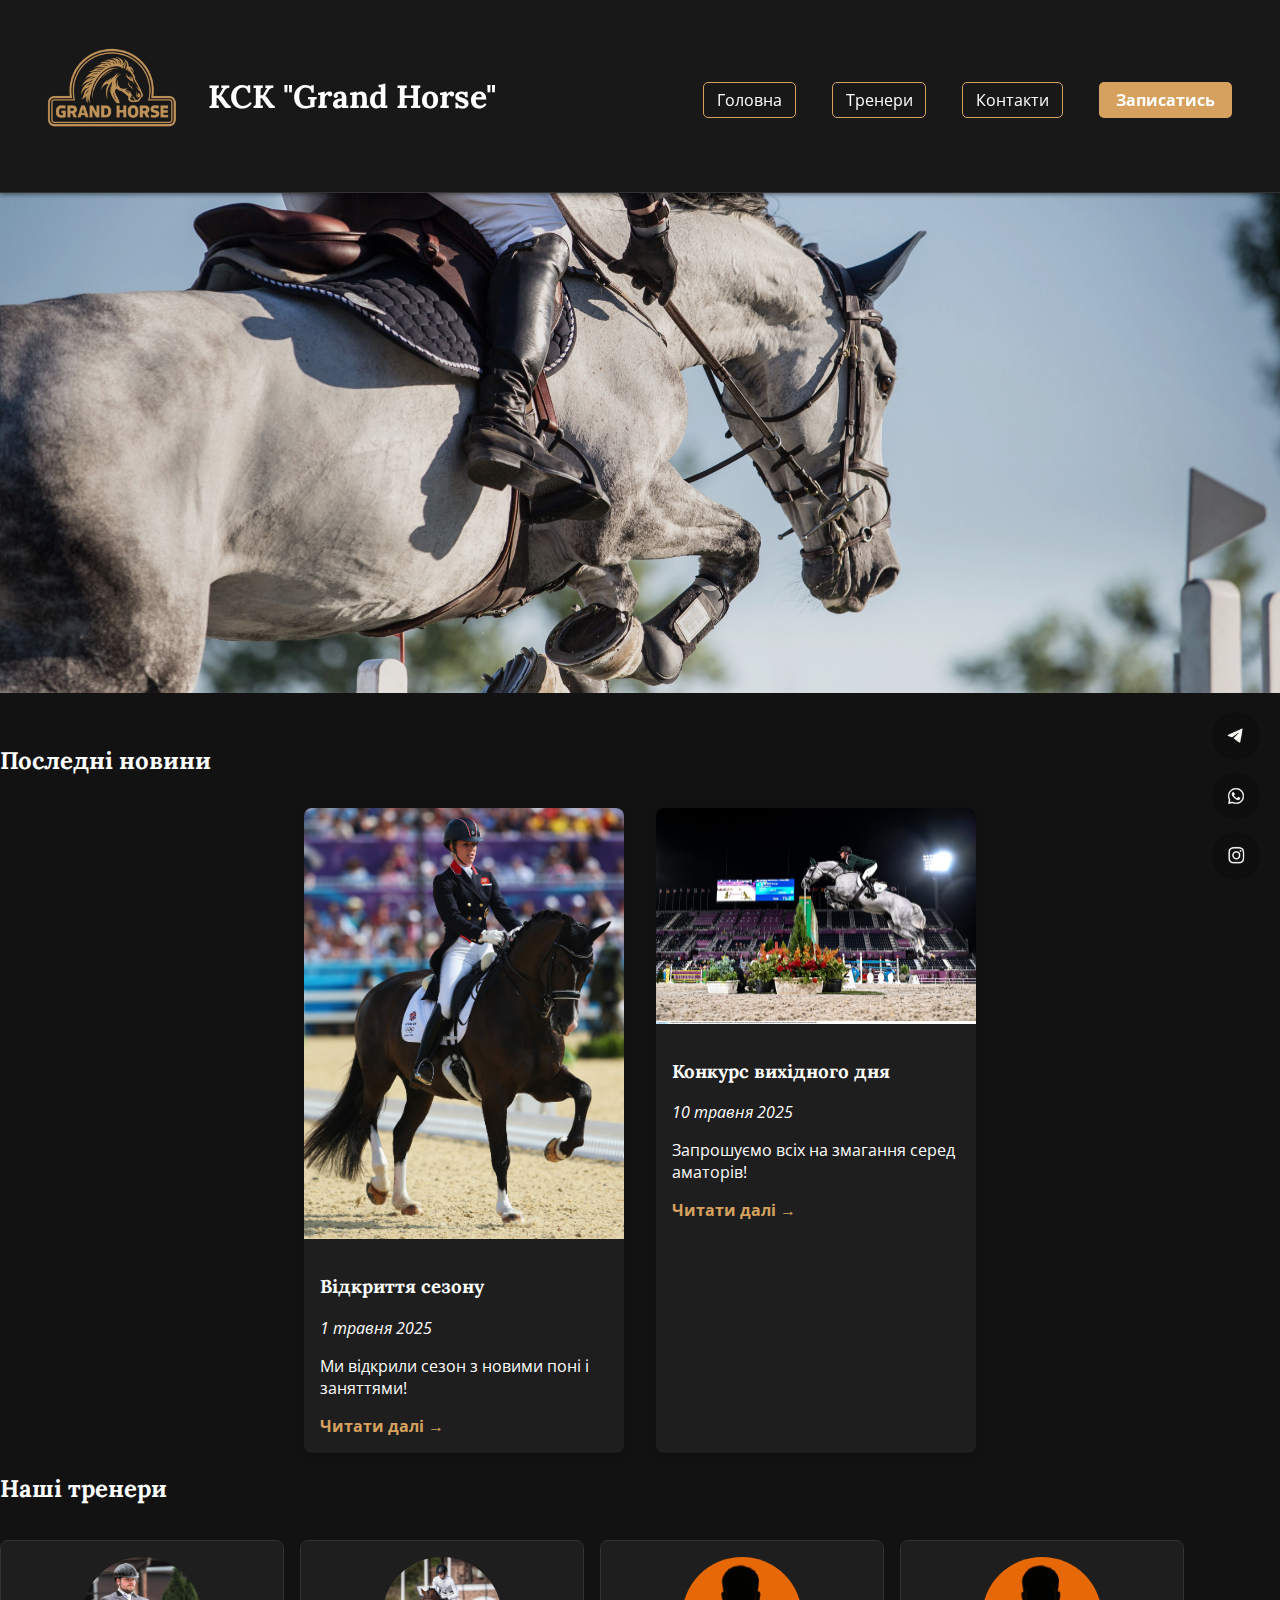
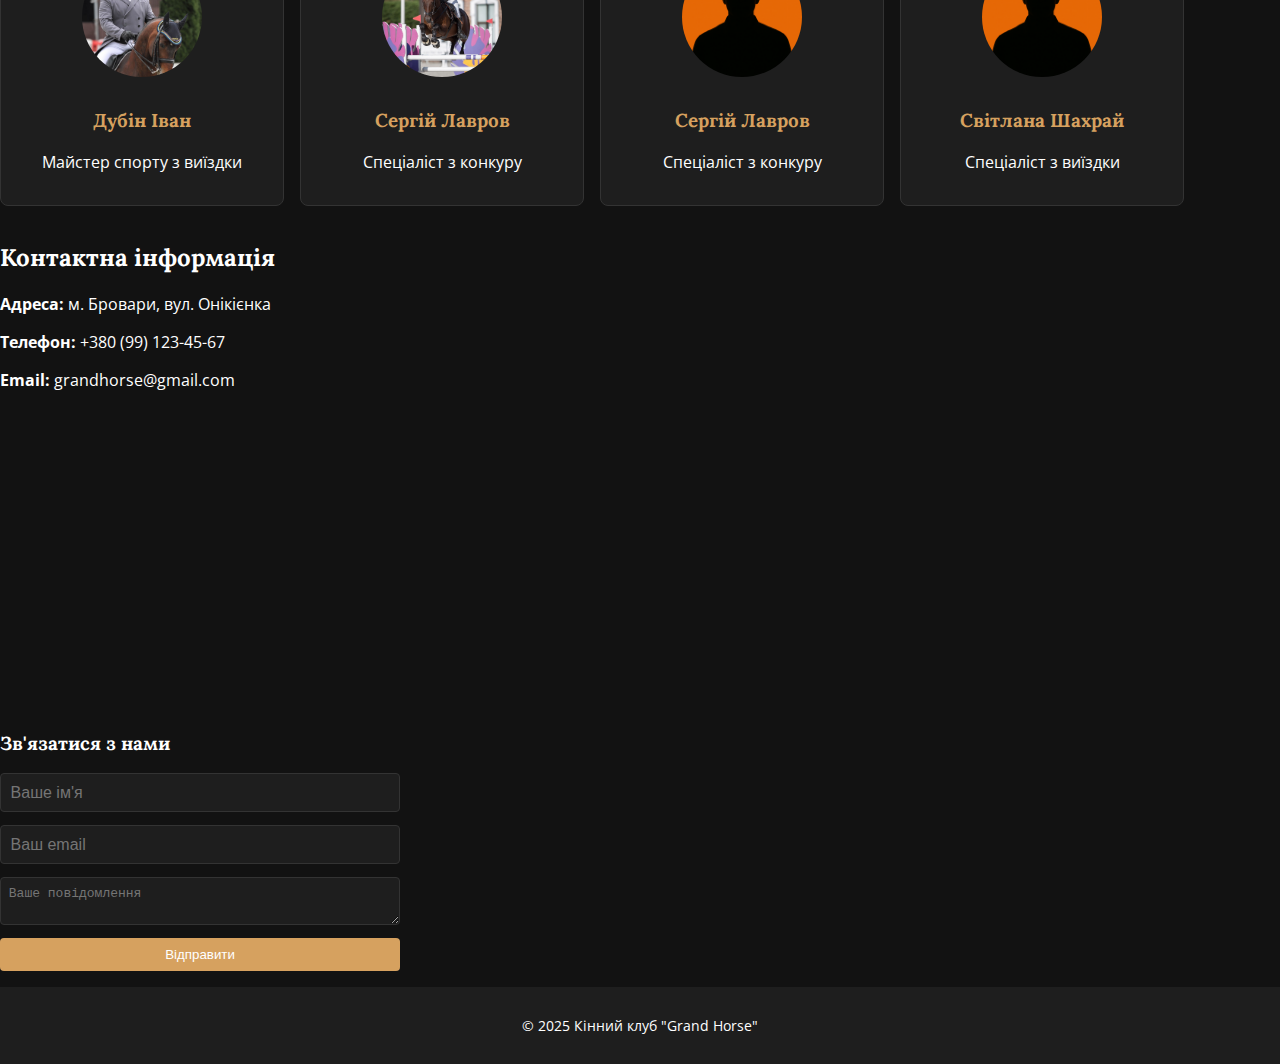
<file: index.html>
<!DOCTYPE html>
<html lang="ru">
<head>
  <meta charset="UTF-8" />
  <meta name="viewport" content="width=device-width, initial-scale=1.0" />
  <title>Кінний клуб "Grand Horse"</title>
  <link href="https://fonts.googleapis.com/css2?family=Lora&family=Open+Sans&display=swap" rel="stylesheet">
  <link rel="stylesheet" href="styles.css" />
</head>
<body>
  <header>
    <div class="header-left">
      <img src="images/logo.png" alt="Логотип" class="logo">
      <h1>КСК "Grand Horse"</h1>
    </div>
    <div class="header-right">
      <nav>
        <a href="index.html">Головна</a>
        <div class="dropdown">
          <a href="trainers.html" class="dropdown-toggle">Тренери</a>
          <div class="dropdown-menu">
            <a href="dressage.html">Виїздка</a>
            <a href="jumping.html">Конкур</a>
          </div>
        </div>
        <a href="#contact-section">Контакти</a>
        <a href="signup.html" class="btn-signup">Записатись</a>
      </nav>
      
    </div>
  </header>

  <section id="slider">
    <div class="slider-track">
      <img src="images/club1.jpg" alt="Клуб 1" />
      <img src="images/club2.jpg" alt="Клуб 2" />
      <img src="images/club3.jpg" alt="Клуб 3" />
      <!-- Повтор картинок для плавности -->
      <img src="images/club1.jpg" alt="Клуб 1" />
      <img src="images/club2.jpg" alt="Клуб 2" />
      <img src="images/club3.jpg" alt="Клуб 3" />
    </div>
  </section>
   

  <main>
    <!-- Новости -->
    <section>
      <h2>Последні новини</h2>
      <div id="news-section"></div>
    </section>

    <!-- Тренеры -->
    <section id="trainers-section">
      <h2>Наші тренери</h2>
      <div id="trainers-list"></div>
    </section>

    <!-- Контакты -->
    <section id="contact-section">
      <h2>Контактна інформація</h2>
      <div class="contact-info">
        <p><strong>Адреса:</strong> м. Бровари, вул. Онікієнка</p>
        <p><strong>Телефон:</strong> +380 (99) 123-45-67</p>
        <p><strong>Email:</strong> grandhorse@gmail.com</p>
      </div>
      <div class="map-container">
        <iframe
          src="https://www.google.com/maps?q=50.522952287505376,30.84826078718676&hl=ru&z=15&output=embed"
          width="100%"
          height="300"
          style="border:0; border-radius: 8px;"
          allowfullscreen=""
          loading="lazy"
          referrerpolicy="no-referrer-when-downgrade">
        </iframe>
      </div>
      <h3>Зв'язатися з нами</h3>
      <form id="contact-form">
        <input type="text" name="name" placeholder="Ваше ім'я" required />
        <input type="email" name="email" placeholder="Ваш email" required />
        <textarea name="message" placeholder="Ваше повідомлення" required></textarea>
        <button type="submit">Відправити</button>
      </form>
    </section>
  </main>

  <footer>
    <p>&copy; 2025 Кінний клуб "Grand Horse"</p>
  </footer>

  <!-- Соцсети -->
  <div class="social-floating">
    <a href="https://t.me/твой_ник" target="_blank" class="social" title="Telegram">
      <img src="images/telegram.png" alt="Telegram">
    </a>
    <a href="viber://chat?number=%2B1234567890" class="social" title="Viber">
      <img src="images/viber.png" alt="Viber">
    </a>
    <a href="https://instagram.com/твой_ник" target="_blank" class="social" title="Instagram">
      <img src="images/instagram.png" alt="Instagram">
    </a>
  </div>

  <script src="script.js"></script>
</body>
</html>
</file>
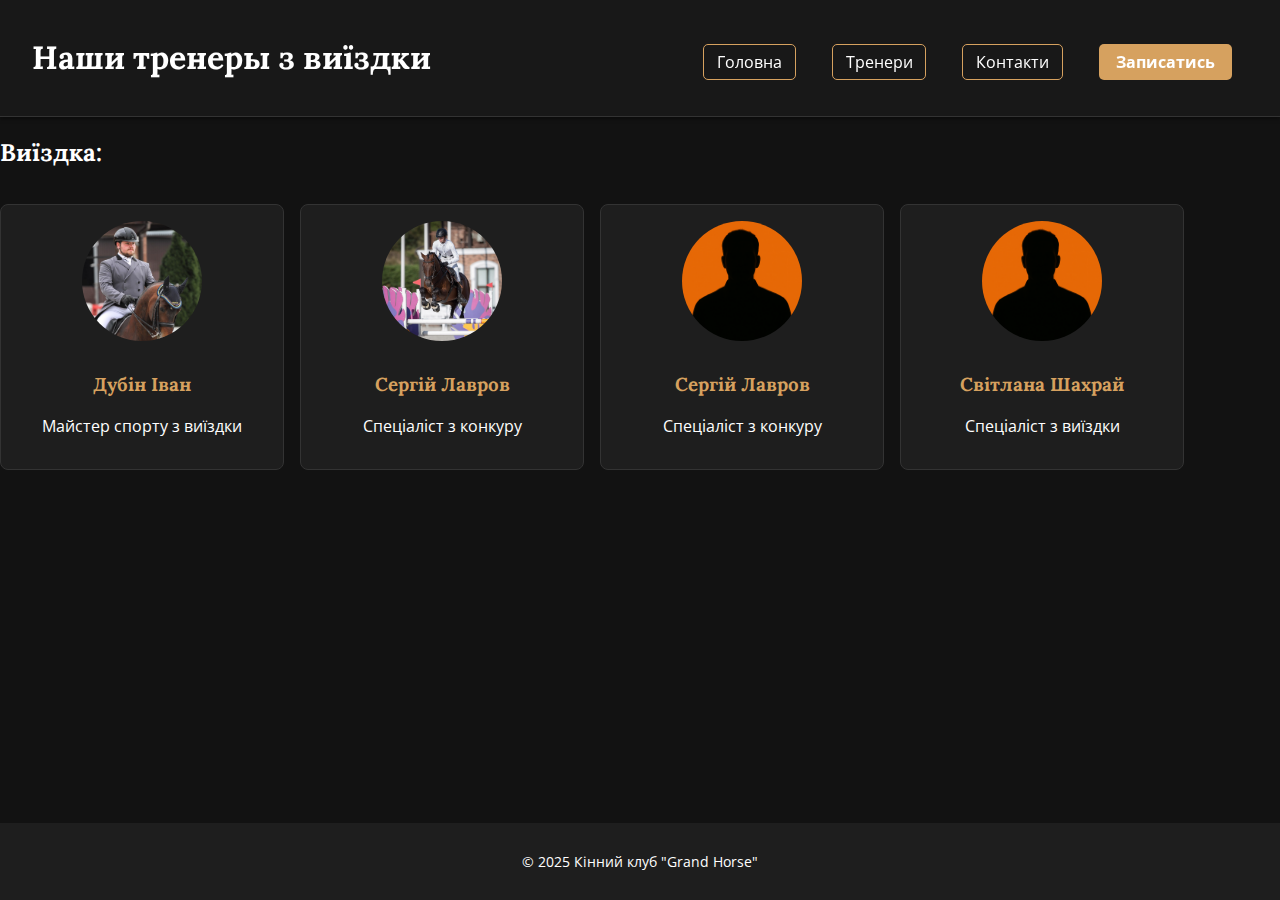
<file: dressage.html>
<!DOCTYPE html>
<html lang="ru">
<head>
  <meta charset="UTF-8" />
  <meta name="viewport" content="width=device-width, initial-scale=1.0" />
  <title>Тренеры | Кінний клуб "Grand Horse"</title>
  <link href="https://fonts.googleapis.com/css2?family=Lora&family=Open+Sans&display=swap" rel="stylesheet">
  <link rel="stylesheet" href="styles.css" />
</head>
<body>
  <header>
    <h1>Наши тренеры з виїздки</h1>
    <nav>
      <a href="index.html">Головна</a>
        <div class="dropdown">
          <a href="trainers.html" class="dropdown-toggle">Тренери</a>
          <div class="dropdown-menu">
            <a href="dressage.html">Виїздка</a>
            <a href="jumping.html">Конкур</a>
          </div>
        </div>
        <a href="#contact-section">Контакти</a>
        <a href="signup.html" class="btn-signup">Записатись</a>
    </nav>
  </header>

  <main>
    <section id="trainers-section">
      <h2>Виїздка:</h2>
      <div id="trainers-list"></div>
    </section>
  </main>

  <footer>
    <p>&copy; 2025 Кінний клуб "Grand Horse"</p>
  </footer>

  <script src="script.js"></script>
</body>
</html>
</file>
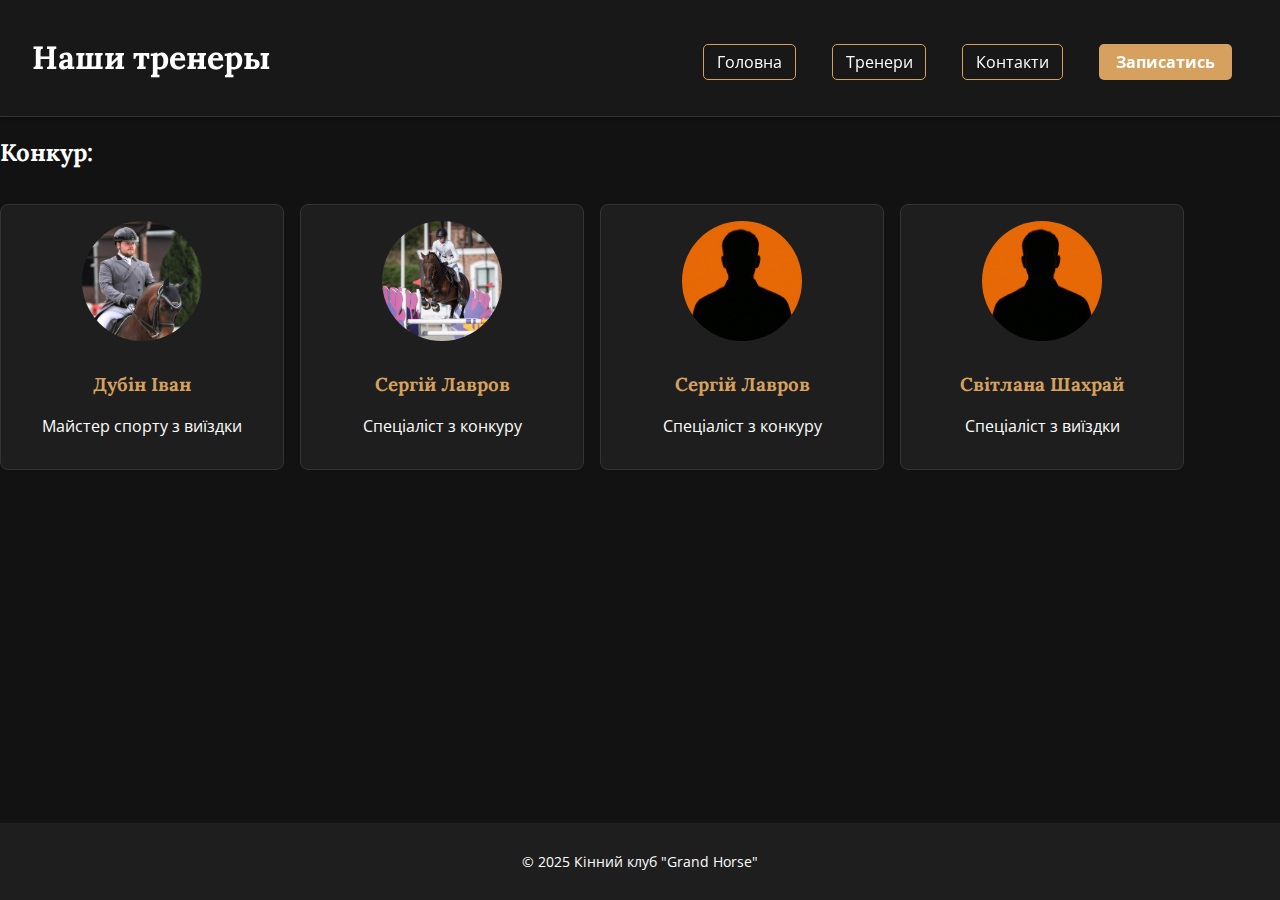
<file: jumping.html>
<!DOCTYPE html>
<html lang="ru">
<head>
  <meta charset="UTF-8" />
  <meta name="viewport" content="width=device-width, initial-scale=1.0" />
  <title>Тренеры | Кінний клуб "Grand Horse"</title>
  <link href="https://fonts.googleapis.com/css2?family=Lora&family=Open+Sans&display=swap" rel="stylesheet">
  <link rel="stylesheet" href="styles.css" />
</head>
<body>
  <header>
    <h1>Наши тренеры</h1>
    <nav>
      <a href="index.html">Головна</a>
        <div class="dropdown">
          <a href="trainers.html" class="dropdown-toggle">Тренери</a>
          <div class="dropdown-menu">
            <a href="dressage.html">Виїздка</a>
            <a href="jumping.html">Конкур</a>
          </div>
        </div>
        <a href="#contact-section">Контакти</a>
        <a href="signup.html" class="btn-signup">Записатись</a>
    </nav>
  </header>

  <main>
    <section id="trainers-section">
      <h2>Конкур:</h2>
      <div id="trainers-list"></div>
    </section>
  </main>

  <footer>
    <p>&copy; 2025 Кінний клуб "Grand Horse"</p>
  </footer>

  <script src="script.js"></script>
</body>
</html>
</file>
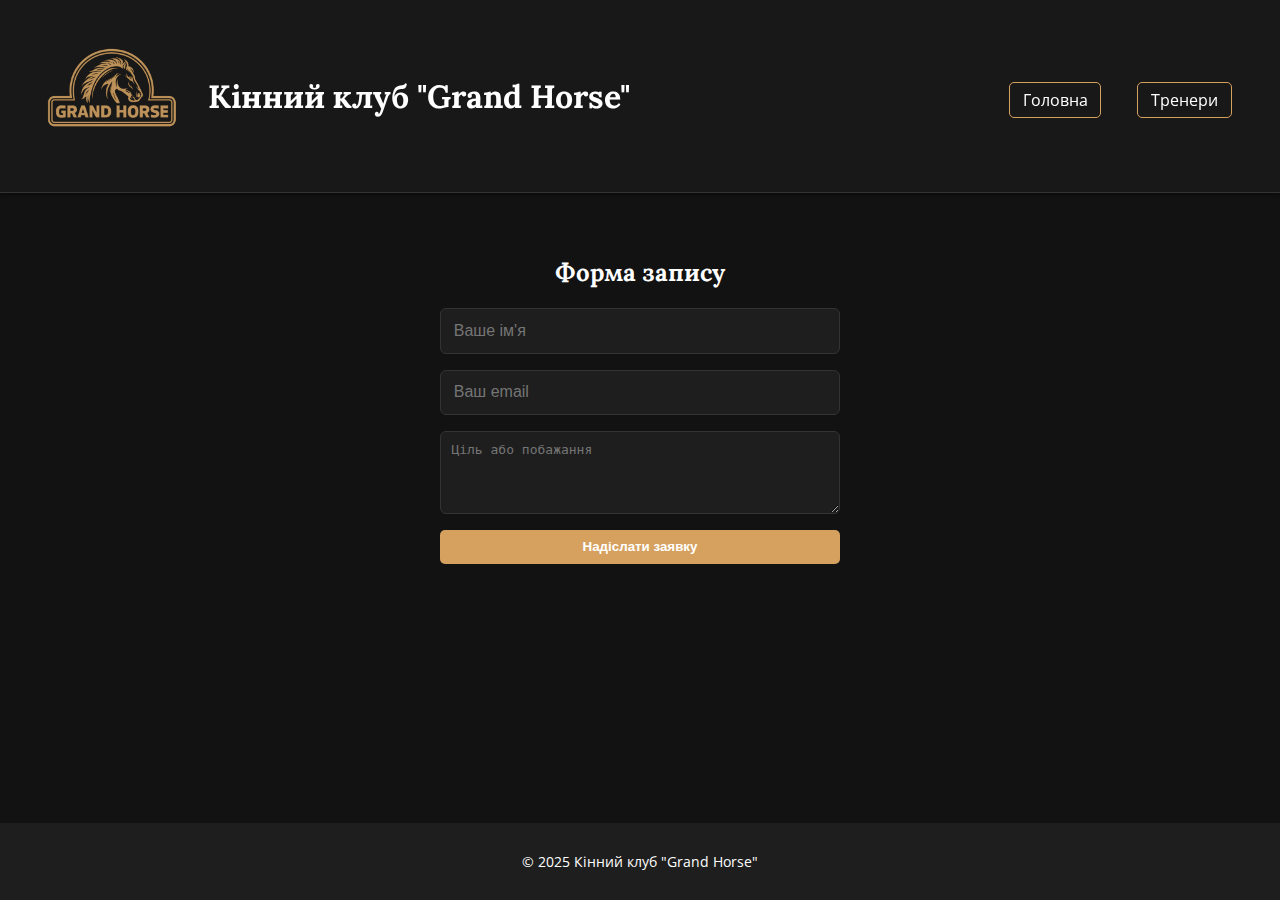
<file: signup.html>
<!DOCTYPE html>
<html lang="ru">
<head>
  <meta charset="UTF-8" />
  <meta name="viewport" content="width=device-width, initial-scale=1.0" />
  <title>Запись | Кінний клуб "Grand Horse"</title>
  <link href="https://fonts.googleapis.com/css2?family=Lora&family=Open+Sans&display=swap" rel="stylesheet">
  <link rel="stylesheet" href="styles.css" />
</head>
<body>
  <header>
    <div class="header-left">
      <img src="images/logo.png" alt="Логотип" class="logo">
      <h1>Кінний клуб "Grand Horse"</h1>
    </div>
    <div class="header-right">
      <nav>
        <a href="index.html">Головна</a>
        <a href="trainers.html">Тренери</a>
      </nav>
    </div>
  </header>

  <main>
    <section id="signup-section">
      <h2>Форма запису</h2>
      <form id="signup-form">
        <input type="text" name="name" placeholder="Ваше ім'я" required />
        <input type="email" name="email" placeholder="Ваш email" required />
        <textarea name="goal" placeholder="Ціль або побажання" rows="4"></textarea>
        <button type="submit">Надіслати заявку</button>
      </form>
    </section>
  </main>

  <footer>
    <p>&copy; 2025 Кінний клуб "Grand Horse"</p>
  </footer>

  <script src="script.js"></script>
</body>
</html>
</file>
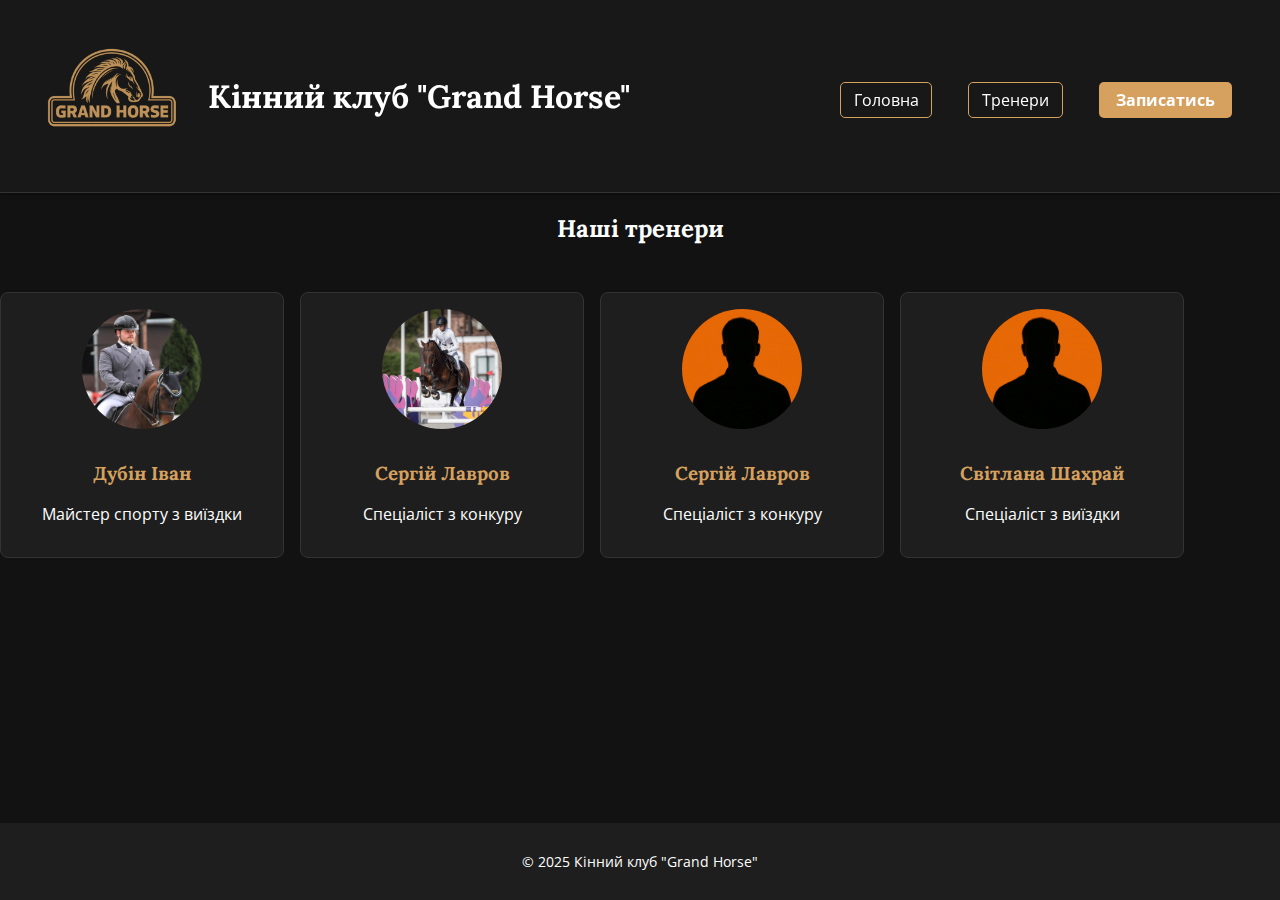
<file: trainers.html>
<!DOCTYPE html>
<html lang="uk">
<head>
  <meta charset="UTF-8" />
  <meta name="viewport" content="width=device-width, initial-scale=1.0" />
  <title>Тренери | Кінний клуб "Grand Horse"</title>
  <link href="https://fonts.googleapis.com/css2?family=Lora&family=Open+Sans&display=swap" rel="stylesheet" />
  <link rel="stylesheet" href="styles.css" />
</head>
<body>
  <header>
    <div class="header-left">
      <img src="images/logo.png" alt="Логотип" class="logo">
      <h1>Кінний клуб "Grand Horse"</h1>
    </div>
    <div class="header-right">
      <nav>
        <a href="index.html">Головна</a>
        <div class="dropdown">
          <a href="trainers.html">Тренери</a>
          <div class="dropdown-menu">
            <a href="trainers.html?type=dressage">Виїздка</a>
            <a href="trainers.html?type=jumping">Конкур</a>
          </div>
        </div>
        <a href="signup.html" class="btn-signup">Записатись</a>
      </nav>
    </div>
  </header>

  <main>
    <section>
      <h2 style="text-align: center;">Наші тренери</h2>
      <div id="trainers-list" style="margin-top: 2em;"></div>
    </section>
  </main>

  <footer>
    <p>&copy; 2025 Кінний клуб "Grand Horse"</p>
  </footer>

  <script src="script.js"></script>
</body>
</html>
</file>
<file: styles.css>
/* ==== ПЕРЕМЕННЫЕ ==== */
:root {
  --accent-color: #d6a15f;
  --bg-color: #121212;
  --text-color: #ffffff;
  --header-bg: #1e1e1e;
  --card-bg: #1e1e1e;
  --border-color: #333333;
}

/* ==== ОБЩИЕ СТИЛИ ==== */
body {
  margin: 0;
  font-family: 'Open Sans', sans-serif;
  background-color: var(--bg-color);
  color: var(--text-color);
}
html, body {
  height: 100%;
  margin: 0;
  display: flex;
  flex-direction: column;
}

main {
  flex: 1 0 auto; /* Растягивается на всё доступное пространство */
}

footer {
  flex-shrink: 0;
}


h1, h2, h3 {
  font-family: 'Lora', serif;
}

/* ==== HEADER ==== */
header {
  background-color: rgba(26, 26, 26, 0.9);
  backdrop-filter: blur(6px);
  padding: 1em 2em;
  display: flex;
  justify-content: space-between;
  align-items: center;
  flex-wrap: wrap;
  position: sticky;
  top: 0;
  z-index: 10;
  border-bottom: 1px solid var(--border-color);
  box-shadow: 0 2px 4px rgba(0, 0, 0, 0.4);
}
.header-left {
  display: flex;
  align-items: center;
  gap: 1em;
}
.logo {
  width: 160px;
  height: auto;
}
.header-right {
  display: flex;
  align-items: center;
  gap: 1em;
}
nav {
  margin-top: 0.5em;
}
nav a {
  margin: 0 1em;
  padding: 0.4em 0.8em;
  text-decoration: none;
  color: var(--text-color);
  border: 1px solid var(--accent-color);
  border-radius: 5px;
  transition: background 0.3s;
}
nav a:hover {
  background-color: var(--accent-color);
  color: #fff;
}
.btn-signup {
  padding: 0.4em 1em;
  background-color: var(--accent-color);
  color: #fff;
  border-radius: 5px;
  font-weight: bold;
  text-decoration: none;
  border: 1px solid transparent;
  transition: 0.3s ease;
}
.btn-signup:hover {
  background-color: #1a1a1a;
  border-color: var(--accent-color);
}

/* ==== ГЛАВНЫЙ СЛАЙДЕР ==== */
#slider {
  width: 100%;
  overflow: hidden;
  height: 500px;
  margin-bottom: 2em;
  position: relative;
  flex-shrink: 0; /* 👈 ключевая строка */
}

.slider-track {
  display: flex;
  width: max-content;
  animation: scroll 60s linear infinite;
}

.slider-track img {
  width: 100vw;
  height: 500px;
  object-fit: cover;
  flex-shrink: 0;
  filter: brightness(0.9);
}

@keyframes scroll {
  0%   { transform: translateX(0); }
  100% { transform: translateX(-300vw); }
}


/* ==== НОВОСТИ ==== */
#news-section {
  display: flex;
  flex-wrap: wrap;
  gap: 2em;
  justify-content: center;
  margin-top: 2em;
}
.news-card {
  width: 320px;
  background-color: var(--card-bg);
  border-radius: 8px;
  overflow: hidden;
  box-shadow: 0 2px 10px rgba(0,0,0,0.2);
  transition: transform 0.3s ease;
  display: flex;
  flex-direction: column;
}
.news-card:hover {
  transform: translateY(-4px);
}
.news-card img {
  width: 100%;
  height: auto;
  display: block;
}
.news-content {
  padding: 1em;
}
.news-card a {
  color: var(--accent-color);
  text-decoration: none;
  font-weight: bold;
}

/* ==== ТРЕНЕРЫ ==== */
#trainers-list {
  display: flex;
  flex-wrap: wrap;
  gap: 1em;
  padding-top: 1em;
}
.trainer-card {
  border: 1px solid var(--border-color);
  background-color: var(--card-bg);
  border-radius: 8px;
  padding: 1em;
  width: 250px;
  text-align: center;

  /* 👉 Анимация */
  transition: transform 0.3s ease, box-shadow 0.3s ease;
}

.trainer-card:hover {
  transform: translateY(-6px);
  box-shadow: 0 6px 20px rgba(0, 0, 0, 0.3);
}
.trainer-card img {
  width: 120px;
  height: 120px;
  object-fit: cover;
  border-radius: 50%;
  margin-bottom: 0.5em;
}
.trainer-card h3 {
  color: var(--accent-color);
}

/* ==== КОНТАКТ ==== */
#contact-section {
  padding: 1em 0;
}
#contact-form {
  display: flex;
  flex-direction: column;
  gap: 0.8em;
  margin-top: 1em;
  max-width: 400px;
}
#contact-form input,
#contact-form textarea {
  padding: 0.6em;
  border: 1px solid var(--border-color);
  border-radius: 4px;
  font-size: 1em;
  background-color: var(--card-bg);
  color: var(--text-color);
}
#contact-form button {
  padding: 0.7em;
  background-color: var(--accent-color);
  color: #fff;
  border: none;
  border-radius: 4px;
  cursor: pointer;
}

/* ==== FOOTER ==== */
footer {
  background-color: var(--header-bg);
  text-align: center;
  padding: 1em;
  font-size: 0.9em;
  color: var(--text-color);
}

/* ==== СОЦ. КНОПКИ ==== */
.social-floating {
  position: fixed;
  bottom: 20px;
  right: 20px;
  display: flex;
  flex-direction: column;
  gap: 12px;
  z-index: 999;
}
.social {
  width: 48px;
  height: 48px;
  border-radius: 50%;
  background-color: rgba(0, 0, 0, 0.2);
  display: flex;
  align-items: center;
  justify-content: center;
  transition: background 0.3s ease, transform 0.2s;
}
.social img {
  width: 30px;
  height: 30px;
}
.social:hover {
  background-color: rgba(214, 161, 95, 0.8);
  transform: scale(1.1);
}

/* ==== ФОРМА ЗАПИСИ ==== */
#signup-section {
  text-align: center;
  margin: 4em auto;
}
#signup-form {
  display: flex;
  flex-direction: column;
  gap: 1em;
  max-width: 400px;
  margin: 0 auto;
}
#signup-form input,
#signup-form textarea {
  padding: 0.8em;
  font-size: 1em;
  border-radius: 6px;
  border: 1px solid var(--border-color);
  background-color: var(--card-bg);
  color: var(--text-color);
  resize: vertical;
}
#signup-form button {
  padding: 0.7em;
  background-color: var(--accent-color);
  color: white;
  border: none;
  border-radius: 5px;
  font-weight: bold;
  cursor: pointer;
  transition: background 0.3s ease;
}
#signup-form button:hover {
  background-color: #bb8747;
}

/* ==== ВЫПАДАЮЩЕЕ МЕНЮ ==== */
.dropdown {
  position: relative;
  display: inline-block;
}

.dropdown-menu {
  position: absolute;
  top: calc(100% + 12px);
  left: 0;
  background-color: transparent;
  border: none;
  min-width: 150px;
  z-index: 1000;
  flex-direction: column;
  gap: 10px;
  padding: 0;
  display: none;
  opacity: 0;
  pointer-events: none;
  transition: opacity 0.3s ease;
}

.dropdown-menu.showing {
  display: flex;
  opacity: 1;
  pointer-events: auto;
}

/* Кнопки */
.dropdown-menu a {
  display: block;
  padding: 0.5em 1em;
  color: var(--text-color);
  text-decoration: none;
  background-color: var(--card-bg);
  border: 1px solid var(--accent-color);
  border-radius: 6px;
  opacity: 0;
  transform: translateY(-10px);
  transition: transform 0.3s ease, opacity 0.3s ease;
}

/* При появлении */
.dropdown-menu.showing a:nth-child(1) {
  transition-delay: 0.1s;
}
.dropdown-menu.showing a:nth-child(2) {
  transition-delay: 0.3s;
}

.dropdown-menu.showing a {
  opacity: 1;
  transform: translateY(0);
}

/* При исчезновении */
.dropdown-menu.hiding a {
  opacity: 0;
  transform: translateY(-10px);
  transition: transform 0.3s ease, opacity 0.3s ease;
}

.dropdown-menu.hiding a:nth-child(1) {
  transition-delay: 0s;
}
.dropdown-menu.hiding a:nth-child(2) {
  transition-delay: 0.1s;
}

.dropdown-menu a:hover {
  background-color: var(--accent-color);
  color: white;
}
/* ==== АДАПТИВ ПОД МОБИЛЬНЫЕ УСТРОЙСТВА ==== */
@media (max-width: 768px) {

  /* Центрируем header элементы */
  header {
    flex-direction: column;
    align-items: flex-start;
    gap: 1em;
  }

  .header-right {
    flex-direction: column;
    align-items: flex-start;
    gap: 0.5em;
  }

  nav {
    display: flex;
    flex-direction: column;
    align-items: flex-start;
    gap: 0.5em;
  }

  nav a, .btn-signup {
    width: 100%;
  }

  /* Центровка тренеров */
  #trainers-list {
    justify-content: center;
  }

  .trainer-card {
    width: 90%;
    max-width: 300px;
  }

  /* Текст поменьше */
  body {
    font-size: 16px;
  }

  h1, h2 {
    font-size: 1.5rem;
  }

  .trainer-card h3 {
    font-size: 1.1rem;
  }

  .trainer-card p {
    font-size: 0.95rem;
  }

  /* Сделать кнопки соцсетей чуть меньше */
  .social {
    width: 40px;
    height: 40px;
  }

  .social img {
    width: 24px;
    height: 24px;
  }
}
</file>
